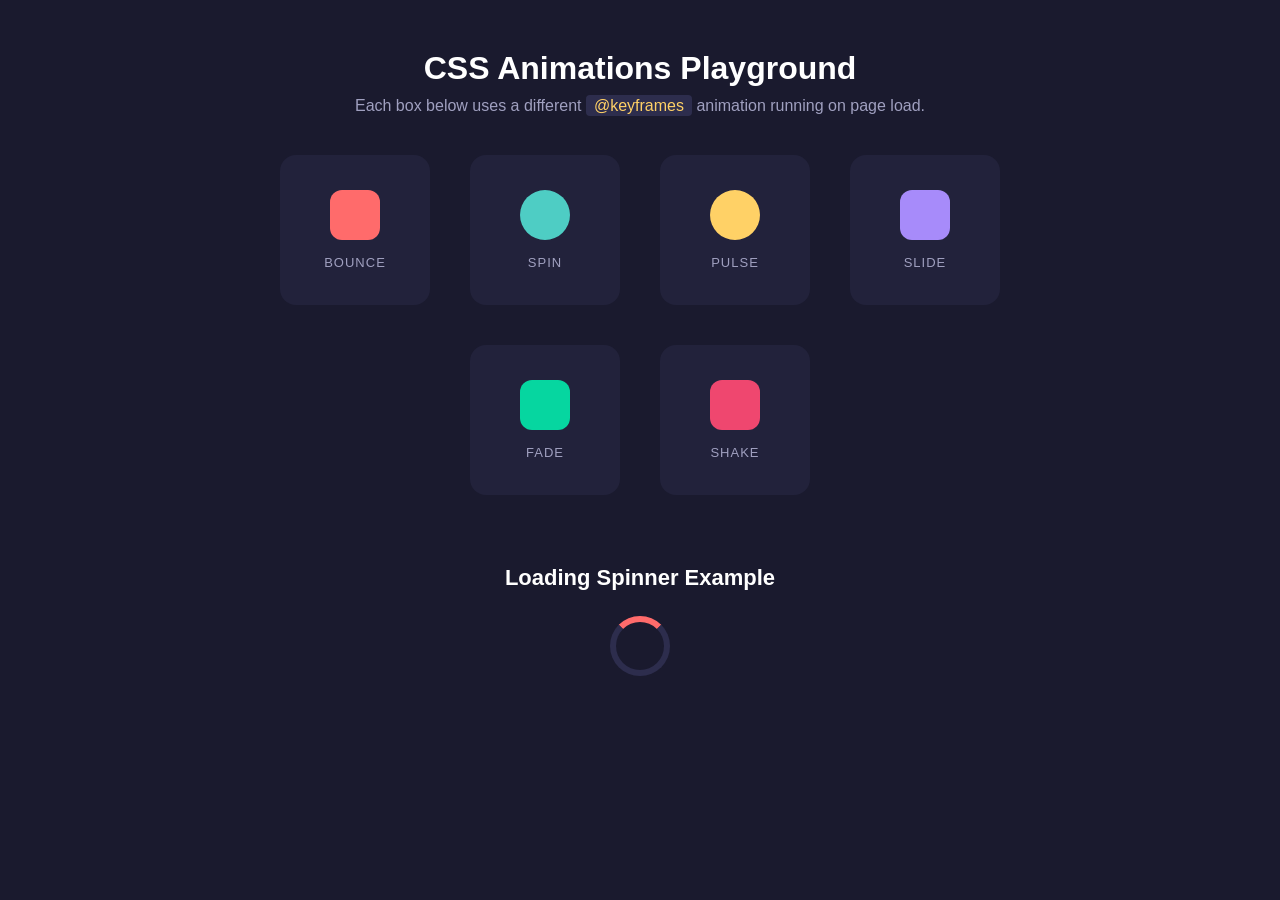
<file: Animation/index.html>
<!DOCTYPE html>
<html lang="en">
<head>
<meta charset="UTF-8">
<meta name="viewport" content="width=device-width, initial-scale=1.0">
<title>CSS Animations Demo</title>
<link rel="stylesheet" href="style.css">
</head>
<body>

<h1>CSS Animations Playground</h1>
<p class="subtitle">Each box below uses a different <code>@keyframes</code> animation running on page load.</p>

<div class="grid">

  <div class="box">
    <div class="shape bounce"></div>
    <p>bounce</p>
  </div>

  <div class="box">
    <div class="shape spin"></div>
    <p>spin</p>
  </div>

  <div class="box">
    <div class="shape pulse"></div>
    <p>pulse</p>
  </div>

  <div class="box">
    <div class="shape slide"></div>
    <p>slide</p>
  </div>

  <div class="box">
    <div class="shape fade"></div>
    <p>fade</p>
  </div>

  <div class="box">
    <div class="shape shake"></div>
    <p>shake</p>
  </div>

</div>

<div class="loader-section">
  <h2>Loading Spinner Example</h2>
  <div class="spinner"></div>
</div>

</body>
</html>
</file>
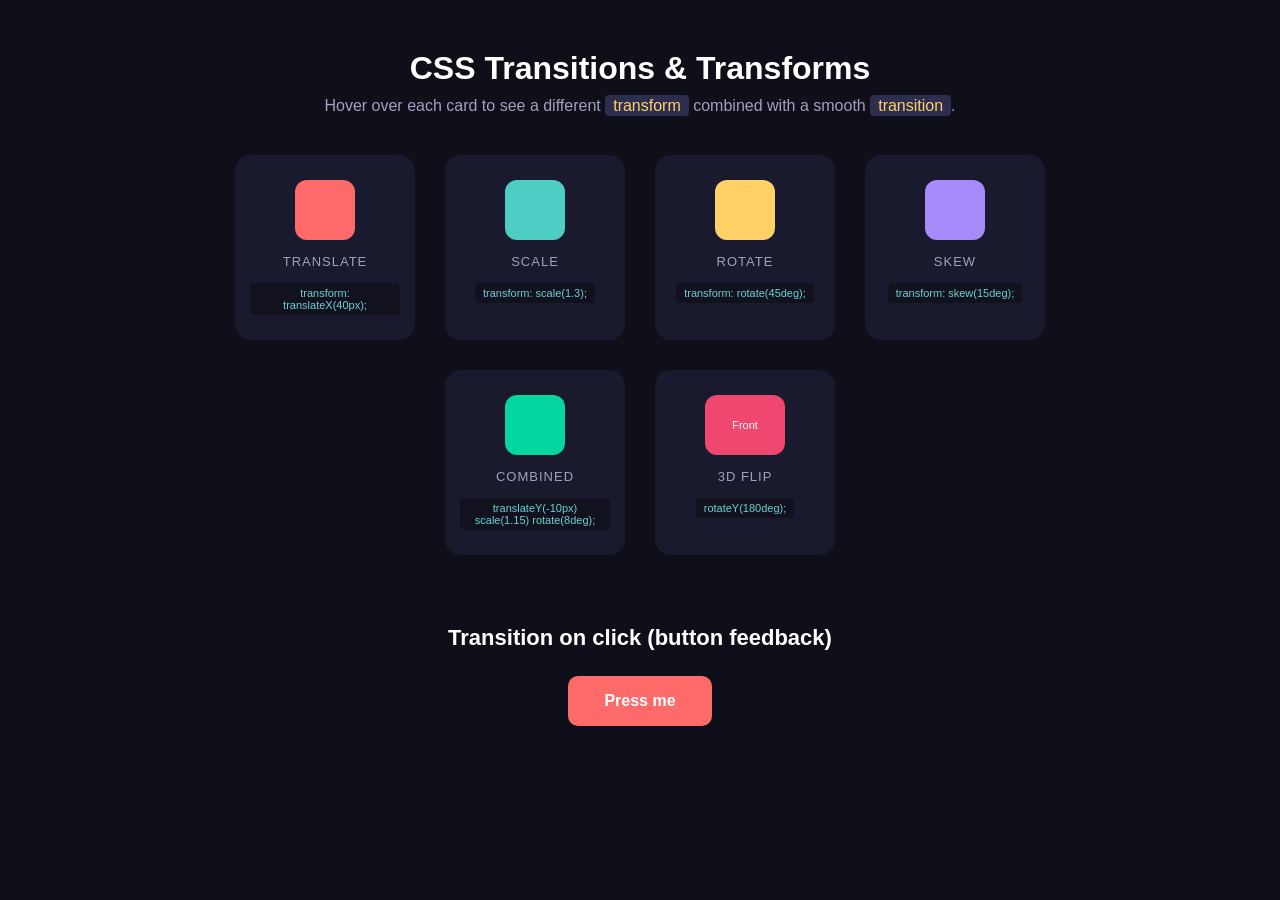
<file: Background/index.html>
<!DOCTYPE html>
<html lang="en">
<head>
<meta charset="UTF-8">
<meta name="viewport" content="width=device-width, initial-scale=1.0">
<title>Transitions & Transforms Demo</title>
<link rel="stylesheet" href="style.css">
</head>
<body>

<h1>CSS Transitions & Transforms</h1>
<p class="subtitle">Hover over each card to see a different <code>transform</code> combined with a smooth <code>transition</code>.</p>

<div class="grid">

  <div class="card">
    <div class="box move"></div>
    <p>translate</p>
    <code>transform: translateX(40px);</code>
  </div>

  <div class="card">
    <div class="box grow"></div>
    <p>scale</p>
    <code>transform: scale(1.3);</code>
  </div>

  <div class="card">
    <div class="box spin"></div>
    <p>rotate</p>
    <code>transform: rotate(45deg);</code>
  </div>

  <div class="card">
    <div class="box slant"></div>
    <p>skew</p>
    <code>transform: skew(15deg);</code>
  </div>

  <div class="card">
    <div class="box combo"></div>
    <p>combined</p>
    <code>translateY(-10px) scale(1.15) rotate(8deg);</code>
  </div>

  <div class="card">
    <div class="box flip-wrap">
      <div class="flip-inner">
        <div class="flip-front">Front</div>
        <div class="flip-back">Back</div>
      </div>
    </div>
    <p>3D flip</p>
    <code>rotateY(180deg);</code>
  </div>

</div>

<div class="button-section">
  <h2>Transition on click (button feedback)</h2>
  <button class="press-btn">Press me</button>
</div>

</body>
</html>
</file>
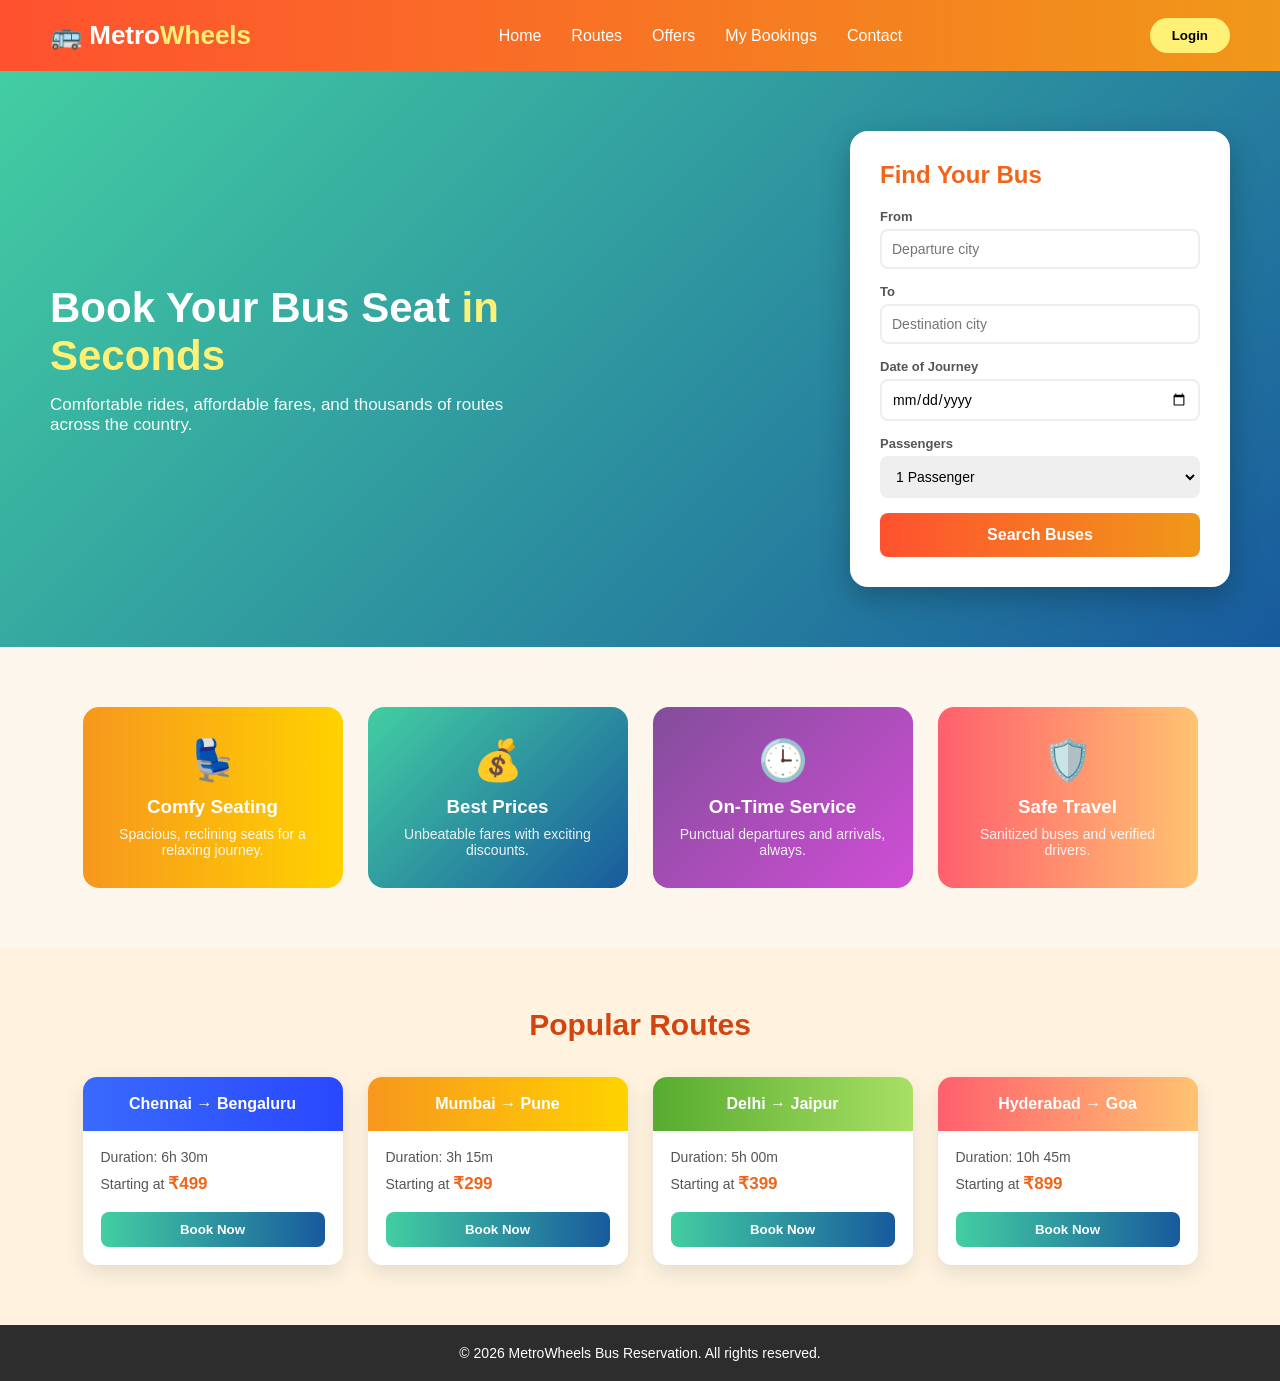
<file: BusReservation/index.html>
<!DOCTYPE html>
<html lang="en">
<head>
<meta charset="UTF-8">
<meta name="viewport" content="width=device-width, initial-scale=1.0">
<title>Metro Wheels Bus Reservation</title>
<link rel="stylesheet" href="style.css">
</head>
<body>

<header class="navbar">
  <div class="logo">🚌 Metro<span>Wheels</span></div>
  <nav>
    <ul>
      <li><a href="#">Home</a></li>
      <li><a href="#">Routes</a></li>
      <li><a href="#">Offers</a></li>
      <li><a href="#">My Bookings</a></li>
      <li><a href="#">Contact</a></li>
    </ul>
  </nav>
  <button class="login-btn">Login</button>
</header>

<section class="hero">
  <div class="hero-text">
    <h1>Book Your Bus Seat <span>in Seconds</span></h1>
    <p>Comfortable rides, affordable fares, and thousands of routes across the country.</p>
  </div>

  <div class="search-card">
    <h2>Find Your Bus</h2>
    <form class="search-form">
      <div class="input-group">
        <label>From</label>
        <input type="text" placeholder="Departure city">
      </div>
      <div class="input-group">
        <label>To</label>
        <input type="text" placeholder="Destination city">
      </div>
      <div class="input-group">
        <label>Date of Journey</label>
        <input type="date">
      </div>
      <div class="input-group">
        <label>Passengers</label>
        <select>
          <option>1 Passenger</option>
          <option>2 Passengers</option>
          <option>3 Passengers</option>
          <option>4+ Passengers</option>
        </select>
      </div>
      <button type="submit" class="search-btn">Search Buses</button>
    </form>
  </div>
</section>

<section class="features">
  <div class="feature-card orange">
    <div class="icon">💺</div>
    <h3>Comfy Seating</h3>
    <p>Spacious, reclining seats for a relaxing journey.</p>
  </div>
  <div class="feature-card teal">
    <div class="icon">💰</div>
    <h3>Best Prices</h3>
    <p>Unbeatable fares with exciting discounts.</p>
  </div>
  <div class="feature-card purple">
    <div class="icon">🕒</div>
    <h3>On-Time Service</h3>
    <p>Punctual departures and arrivals, always.</p>
  </div>
  <div class="feature-card pink">
    <div class="icon">🛡️</div>
    <h3>Safe Travel</h3>
    <p>Sanitized buses and verified drivers.</p>
  </div>
</section>

<section class="popular-routes">
  <h2>Popular Routes</h2>
  <div class="route-cards">
    <div class="route-card">
      <div class="route-banner blue">Chennai → Bengaluru</div>
      <div class="route-info">
        <p>Duration: 6h 30m</p>
        <p>Starting at <span>₹499</span></p>
        <button>Book Now</button>
      </div>
    </div>
    <div class="route-card">
      <div class="route-banner orange">Mumbai → Pune</div>
      <div class="route-info">
        <p>Duration: 3h 15m</p>
        <p>Starting at <span>₹299</span></p>
        <button>Book Now</button>
      </div>
    </div>
    <div class="route-card">
      <div class="route-banner green">Delhi → Jaipur</div>
      <div class="route-info">
        <p>Duration: 5h 00m</p>
        <p>Starting at <span>₹399</span></p>
        <button>Book Now</button>
      </div>
    </div>
    <div class="route-card">
      <div class="route-banner pink">Hyderabad → Goa</div>
      <div class="route-info">
        <p>Duration: 10h 45m</p>
        <p>Starting at <span>₹899</span></p>
        <button>Book Now</button>
      </div>
    </div>
  </div>
</section>

<footer>
  <p>&copy; 2026 MetroWheels Bus Reservation. All rights reserved.</p>
</footer>

</body>
</html>
</file>
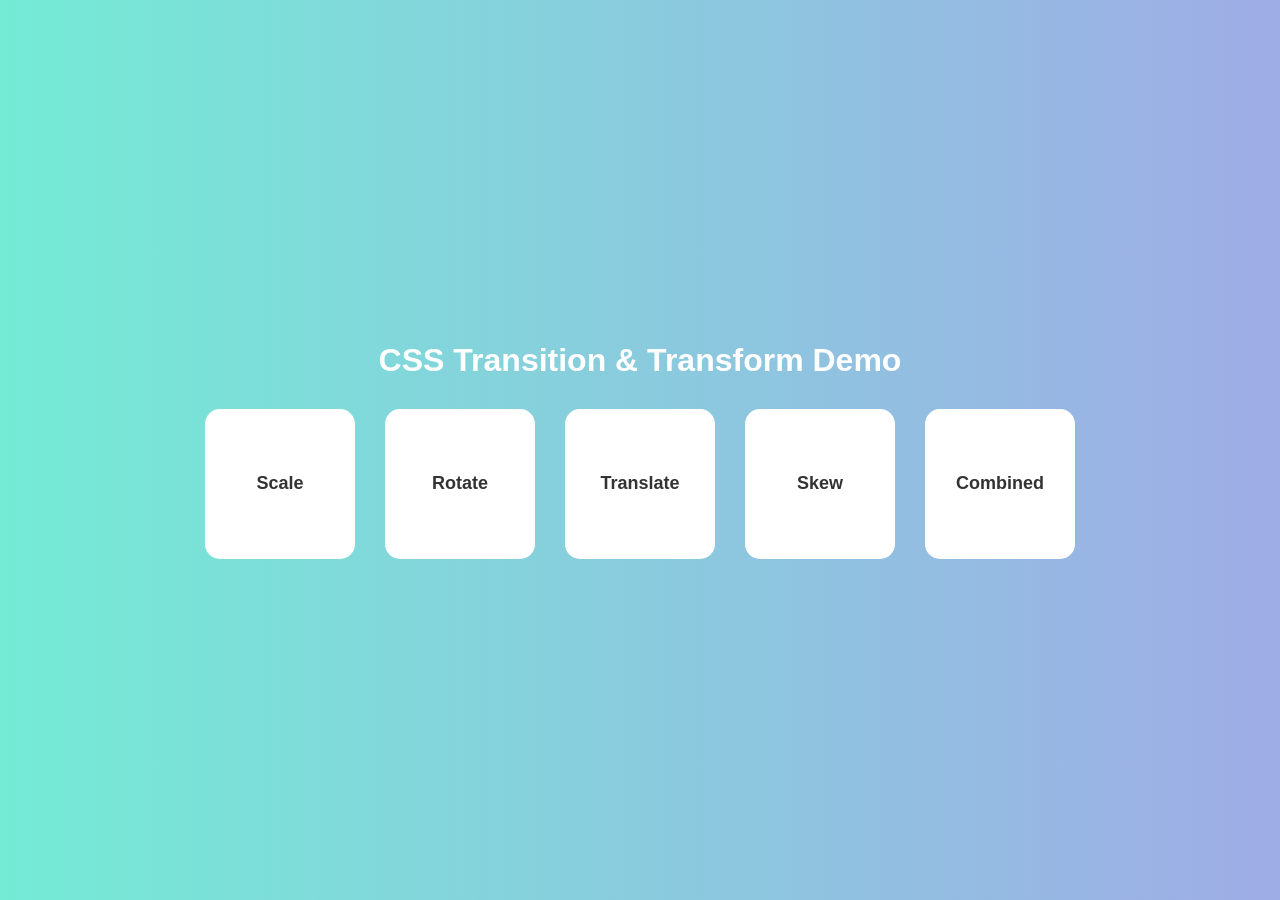
<file: Transition/index.html>
<!DOCTYPE html>
<html lang="en">
<head>
    <meta charset="UTF-8">
    <meta name="viewport" content="width=device-width, initial-scale=1.0">
    <title>CSS Transition and Transform Demo</title>

    <!-- Link External CSS -->
    <link rel="stylesheet" href="style.css">
</head>

<body>

    <h1>CSS Transition & Transform Demo</h1>

    <div class="container">

        <div class="box scale">
            Scale
        </div>

        <div class="box rotate">
            Rotate
        </div>

        <div class="box move">
            Translate
        </div>

        <div class="box skew">
            Skew
        </div>

        <div class="box combo">
            Combined
        </div>

    </div>

</body>
</html>
</file>
<file: Animation/style.css>
* {
  margin: 0;
  padding: 0;
  box-sizing: border-box;
  font-family: 'Segoe UI', Arial, sans-serif;
}

body {
  background: #1a1a2e;
  color: #fff;
  text-align: center;
  padding: 50px 20px;
}

h1 {
  font-size: 32px;
  margin-bottom: 10px;
}

.subtitle {
  color: #a0a0c0;
  margin-bottom: 40px;
}

.subtitle code {
  background: #2d2d4d;
  padding: 2px 8px;
  border-radius: 4px;
  color: #ffd166;
}

/* Grid layout */
.grid {
  display: flex;
  flex-wrap: wrap;
  justify-content: center;
  gap: 40px;
  max-width: 900px;
  margin: 0 auto;
}

.box {
  width: 150px;
  height: 150px;
  background: #22223b;
  border-radius: 16px;
  display: flex;
  align-items: center;
  justify-content: center;
  flex-direction: column;
  gap: 15px;
}

.box p {
  font-size: 13px;
  color: #a0a0c0;
  text-transform: uppercase;
  letter-spacing: 1px;
}

.shape {
  width: 50px;
  height: 50px;
  background: #ff6b6b;
  border-radius: 12px;
}

/* Bounce animation */
.bounce {
  animation: bounce 1.2s ease-in-out infinite;
  background: #ff6b6b;
}

@keyframes bounce {
  0%, 100% { transform: translateY(0); }
  50% { transform: translateY(-25px); }
}

/* Spin animation */
.spin {
  animation: spin 2s linear infinite;
  background: #4ecdc4;
  border-radius: 50%;
}

@keyframes spin {
  from { transform: rotate(0deg); }
  to { transform: rotate(360deg); }
}

/* Pulse animation */
.pulse {
  animation: pulse 1.5s ease-in-out infinite;
  background: #ffd166;
  border-radius: 50%;
}

@keyframes pulse {
  0%, 100% { transform: scale(1); opacity: 1; }
  50% { transform: scale(1.3); opacity: 0.6; }
}

/* Slide animation */
.slide {
  animation: slide 1.8s ease-in-out infinite;
  background: #a78bfa;
}

@keyframes slide {
  0%, 100% { transform: translateX(-30px); }
  50% { transform: translateX(30px); }
}

/* Fade animation */
.fade {
  animation: fade 1.6s ease-in-out infinite;
  background: #06d6a0;
}

@keyframes fade {
  0%, 100% { opacity: 1; }
  50% { opacity: 0.15; }
}

/* Shake animation */
.shake {
  animation: shake 0.6s ease-in-out infinite;
  background: #ef476f;
}

@keyframes shake {
  0%, 100% { transform: translateX(0); }
  25% { transform: translateX(-10px) rotate(-5deg); }
  75% { transform: translateX(10px) rotate(5deg); }
}

/* Loading spinner section */
.loader-section {
  margin-top: 70px;
}

.loader-section h2 {
  margin-bottom: 25px;
  font-size: 22px;
}

.spinner {
  width: 60px;
  height: 60px;
  border: 6px solid #2d2d4d;
  border-top: 6px solid #ff6b6b;
  border-radius: 50%;
  margin: 0 auto;
  animation: spin-loader 1s linear infinite;
}

@keyframes spin-loader {
  from { transform: rotate(0deg); }
  to { transform: rotate(360deg); }
}
</file>
<file: Background/style.css>
* {
  margin: 0;
  padding: 0;
  box-sizing: border-box;
  font-family: 'Segoe UI', Arial, sans-serif;
}

body {
  background: #0f0f1a;
  color: #fff;
  text-align: center;
  padding: 50px 20px;
}

h1 {
  font-size: 32px;
  margin-bottom: 10px;
}

.subtitle {
  color: #a0a0c0;
  margin-bottom: 40px;
}

.subtitle code {
  background: #2d2d4d;
  padding: 2px 8px;
  border-radius: 4px;
  color: #ffd166;
}

/* Grid layout */
.grid {
  display: flex;
  flex-wrap: wrap;
  justify-content: center;
  gap: 30px;
  max-width: 950px;
  margin: 0 auto;
}

.card {
  width: 180px;
  padding: 25px 15px;
  background: #1a1a2e;
  border-radius: 16px;
  display: flex;
  flex-direction: column;
  align-items: center;
  gap: 14px;
}

.card p {
  font-size: 13px;
  color: #a0a0c0;
  text-transform: uppercase;
  letter-spacing: 1px;
}

.card code {
  font-size: 11px;
  color: #6bd0d2;
  background: #12121f;
  padding: 4px 8px;
  border-radius: 4px;
}

.box {
  width: 60px;
  height: 60px;
  border-radius: 12px;
  background: #ff6b6b;

  /* This is the key line: tell the browser WHAT to animate, HOW LONG, and the easing curve */
  transition: transform 0.4s ease-in-out;
}

/* translate */
.move { background: #ff6b6b; }
.card:hover .move {
  transform: translateX(40px);
}

/* scale */
.grow { background: #4ecdc4; }
.card:hover .grow {
  transform: scale(1.3);
}

/* rotate */
.spin { background: #ffd166; }
.card:hover .spin {
  transform: rotate(45deg);
}

/* skew */
.slant { background: #a78bfa; }
.card:hover .slant {
  transform: skew(15deg);
}

/* combined transform */
.combo { background: #06d6a0; }
.card:hover .combo {
  transform: translateY(-10px) scale(1.15) rotate(8deg);
}

/* 3D flip card */
.flip-wrap {
  width: 80px;
  height: 60px;
  background: transparent;
  perspective: 500px;
}

.flip-inner {
  position: relative;
  width: 100%;
  height: 100%;
  transition: transform 0.6s ease-in-out;
  transform-style: preserve-3d;
}

.card:hover .flip-inner {
  transform: rotateY(180deg);
}

.flip-front,
.flip-back {
  position: absolute;
  width: 100%;
  height: 100%;
  border-radius: 12px;
  display: flex;
  align-items: center;
  justify-content: center;
  font-size: 11px;
  backface-visibility: hidden;
}

.flip-front {
  background: #ef476f;
}

.flip-back {
  background: #118ab2;
  transform: rotateY(180deg);
}

/* Button press feedback */
.button-section {
  margin-top: 70px;
}

.button-section h2 {
  margin-bottom: 25px;
  font-size: 22px;
}

.press-btn {
  padding: 16px 36px;
  font-size: 16px;
  font-weight: bold;
  color: #fff;
  background: #ff6b6b;
  border: none;
  border-radius: 10px;
  cursor: pointer;
  transition: transform 0.15s ease-out, background 0.3s ease;
}

.press-btn:hover {
  background: #ff8787;
}

.press-btn:active {
  transform: scale(0.9);
}
</file>
<file: BusReservation/style.css>
* {
  margin: 0;
  padding: 0;
  box-sizing: border-box;
  font-family: 'Segoe UI', Arial, sans-serif;
}

body {
  background: #fdf6ec;
  color: #2d2d2d;
}

/* Navbar */
.navbar {
  display: flex;
  justify-content: space-between;
  align-items: center;
  padding: 18px 50px;
  background: linear-gradient(90deg, #ff512f, #f09819);
  color: #fff;
}

.logo {
  font-size: 26px;
  font-weight: bold;
}

.logo span {
  color: #fff176;
}

.navbar nav ul {
  list-style: none;
  display: flex;
  gap: 30px;
}

.navbar nav ul li a {
  color: #fff;
  text-decoration: none;
  font-weight: 500;
  transition: color 0.3s ease;
}

.navbar nav ul li a:hover {
  color: #fff176;
}

.login-btn {
  background: #fff176;
  border: none;
  padding: 10px 22px;
  border-radius: 25px;
  font-weight: bold;
  cursor: pointer;
  transition: transform 0.3s ease;
}

.login-btn:hover {
  transform: scale(1.08);
}

/* Hero */
.hero {
  background: linear-gradient(135deg, #43cea2, #185a9d);
  padding: 60px 50px;
  display: flex;
  flex-wrap: wrap;
  justify-content: space-between;
  align-items: center;
  gap: 40px;
  color: #fff;
}

.hero-text {
  max-width: 500px;
}

.hero-text h1 {
  font-size: 42px;
  margin-bottom: 15px;
}

.hero-text h1 span {
  color: #fff176;
}

.hero-text p {
  font-size: 17px;
  opacity: 0.95;
}

.search-card {
  background: #fff;
  color: #2d2d2d;
  padding: 30px;
  border-radius: 18px;
  box-shadow: 0 10px 30px rgba(0,0,0,0.25);
  width: 380px;
}

.search-card h2 {
  margin-bottom: 20px;
  color: #f0651a;
}

.input-group {
  margin-bottom: 15px;
  display: flex;
  flex-direction: column;
}

.input-group label {
  font-size: 13px;
  font-weight: 600;
  margin-bottom: 5px;
  color: #555;
}

.input-group input,
.input-group select {
  padding: 10px;
  border: 2px solid #eee;
  border-radius: 8px;
  font-size: 14px;
  outline: none;
  transition: border-color 0.3s ease;
}

.input-group input:focus,
.input-group select:focus {
  border-color: #f0651a;
}

.search-btn {
  width: 100%;
  padding: 13px;
  background: linear-gradient(90deg, #ff512f, #f09819);
  color: #fff;
  border: none;
  border-radius: 8px;
  font-size: 16px;
  font-weight: bold;
  cursor: pointer;
  transition: opacity 0.3s ease;
}

.search-btn:hover {
  opacity: 0.85;
}

/* Features */
.features {
  display: flex;
  flex-wrap: wrap;
  justify-content: center;
  gap: 25px;
  padding: 60px 50px;
}

.feature-card {
  flex: 1;
  min-width: 220px;
  max-width: 260px;
  padding: 30px 20px;
  border-radius: 16px;
  text-align: center;
  color: #fff;
  transition: transform 0.3s ease;
}

.feature-card:hover {
  transform: translateY(-8px);
}

.feature-card .icon {
  font-size: 40px;
  margin-bottom: 12px;
}

.feature-card h3 {
  margin-bottom: 8px;
}

.feature-card p {
  font-size: 14px;
  opacity: 0.9;
}

.orange { background: linear-gradient(135deg, #ff9966, #ff5e62); }
.teal   { background: linear-gradient(135deg, #43cea2, #185a9d); }
.purple { background: linear-gradient(135deg, #834d9b, #d04ed6); }
.pink   { background: linear-gradient(135deg, #f857a6, #ff5858); }

/* Popular Routes */
.popular-routes {
  padding: 60px 50px;
  background: #fff3e0;
  text-align: center;
}

.popular-routes h2 {
  font-size: 30px;
  margin-bottom: 35px;
  color: #d3450f;
}

.route-cards {
  display: flex;
  flex-wrap: wrap;
  justify-content: center;
  gap: 25px;
}

.route-card {
  background: #fff;
  width: 260px;
  border-radius: 14px;
  overflow: hidden;
  box-shadow: 0 8px 20px rgba(0,0,0,0.1);
  transition: transform 0.3s ease;
}

.route-card:hover {
  transform: translateY(-6px);
}

.route-banner {
  padding: 18px;
  color: #fff;
  font-weight: bold;
  font-size: 16px;
}

.blue   { background: linear-gradient(90deg, #396afc, #2948ff); }
.orange { background: linear-gradient(90deg, #f7971e, #ffd200); }
.green  { background: linear-gradient(90deg, #56ab2f, #a8e063); }
.pink   { background: linear-gradient(90deg, #ff5f6d, #ffc371); }

.route-info {
  padding: 18px;
  text-align: left;
}

.route-info p {
  font-size: 14px;
  margin-bottom: 8px;
  color: #555;
}

.route-info span {
  font-weight: bold;
  color: #f0651a;
  font-size: 17px;
}

.route-info button {
  margin-top: 10px;
  width: 100%;
  padding: 10px;
  background: linear-gradient(90deg, #43cea2, #185a9d);
  color: #fff;
  border: none;
  border-radius: 8px;
  font-weight: bold;
  cursor: pointer;
  transition: opacity 0.3s ease;
}

.route-info button:hover {
  opacity: 0.85;
}

/* Footer */
footer {
  text-align: center;
  padding: 20px;
  background: #2d2d2d;
  color: #fff;
  font-size: 14px;
}
</file>
<file: Transition/style.css>
* {
    margin: 0;
    padding: 0;
    box-sizing: border-box;
    font-family: Arial, sans-serif;
}

body {
    background: linear-gradient(to right, #74ebd5, #9face6);
    display: flex;
    flex-direction: column;
    align-items: center;
    justify-content: center;
    min-height: 100vh;
}

h1 {
    color: white;
    margin-bottom: 30px;
}

.container {
    display: flex;
    gap: 30px;
    flex-wrap: wrap;
    justify-content: center;
}

.box {
    width: 150px;
    height: 150px;
    background: white;
    color: #333;
    border-radius: 15px;
    display: flex;
    justify-content: center;
    align-items: center;
    font-size: 18px;
    font-weight: bold;
    cursor: pointer;

    /* Transition */
    transition: all 0.6s ease;
}

/* Scale */
.scale:hover {
    transform: scale(1.2);
    background: #ff6b6b;
    color: white;
}

/* Rotate */
.rotate:hover {
    transform: rotate(45deg);
    background: #4ecdc4;
    color: white;
}

/* Translate */
.move:hover {
    transform: translateY(-30px);
    background: #f7b731;
    color: white;
}

/* Skew */
.skew:hover {
    transform: skew(15deg, 10deg);
    background: #6c5ce7;
    color: white;
}

/* Combined Transform */
.combo:hover {
    transform: scale(1.1) rotate(15deg) translateY(-10px);
    background: #2ecc71;
    color: white;
    box-shadow: 0 10px 20px rgba(0, 0, 0, 0.3);
}
</file>
